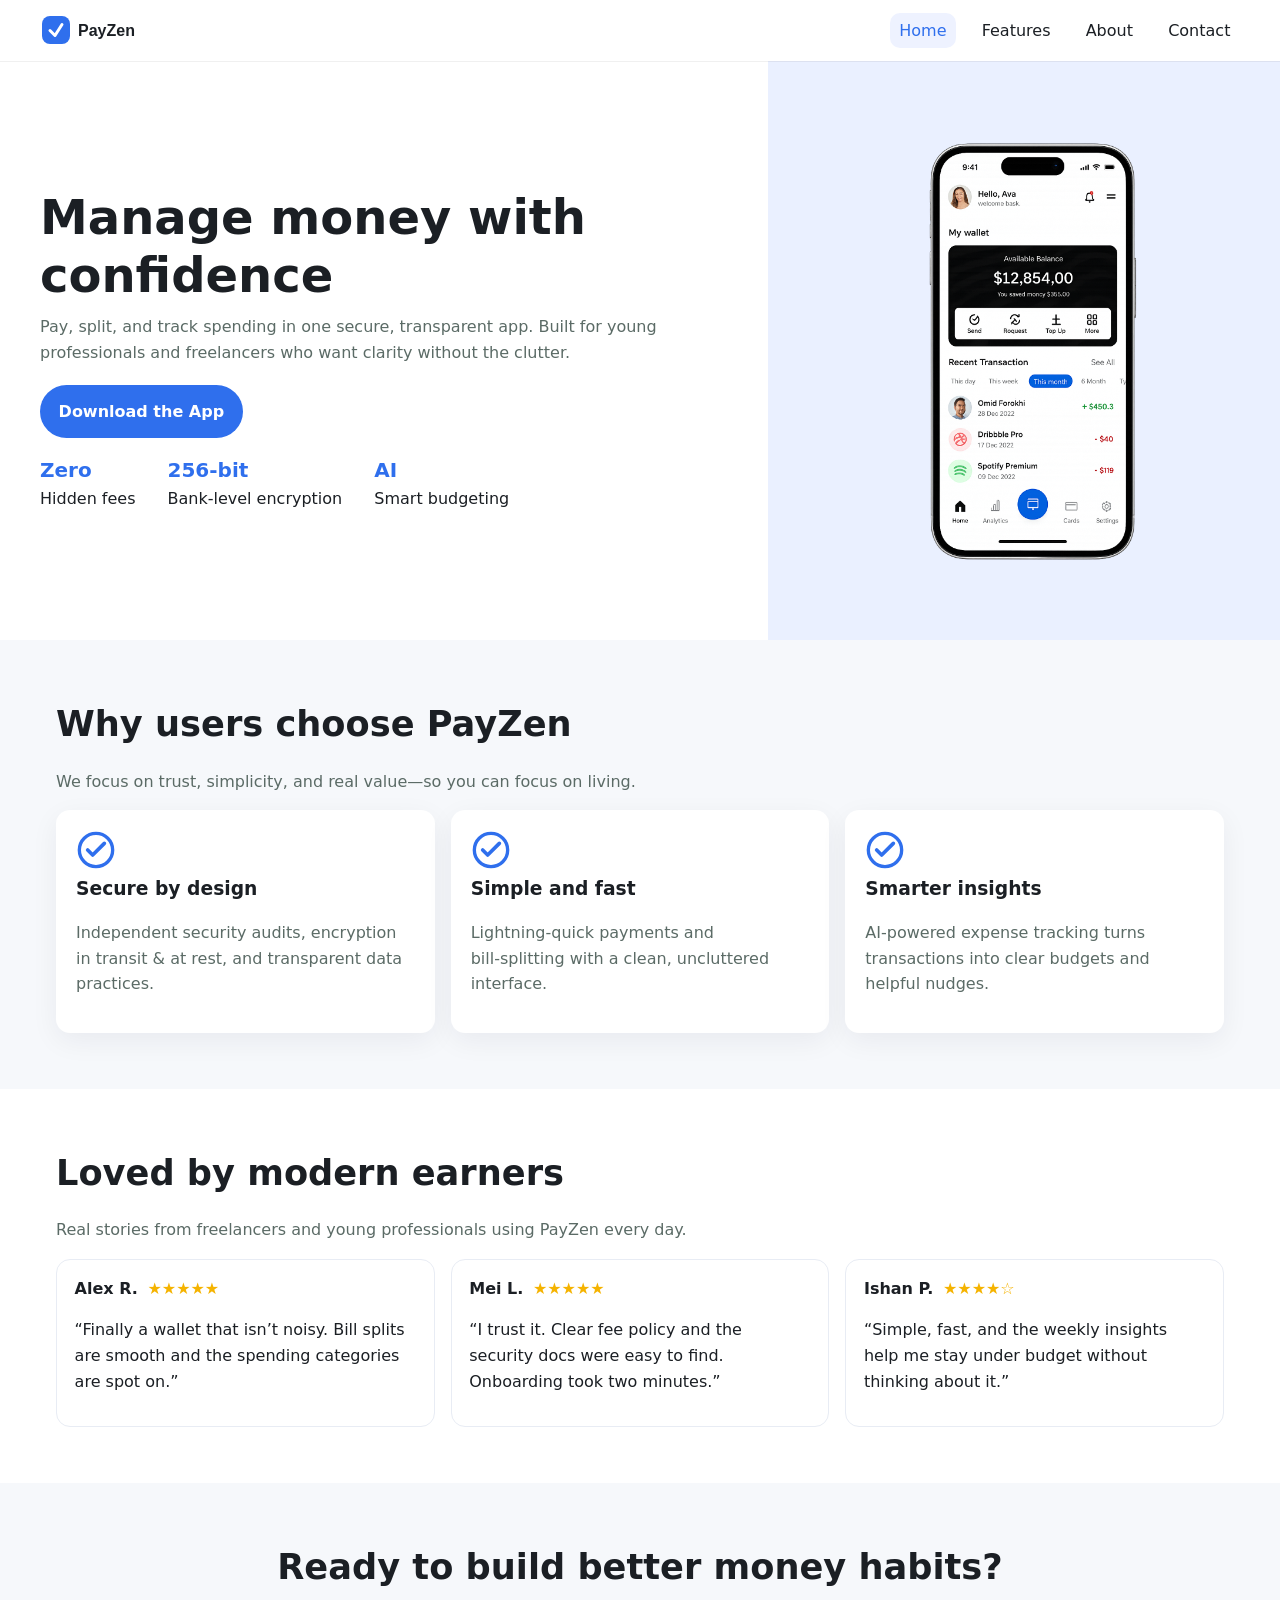
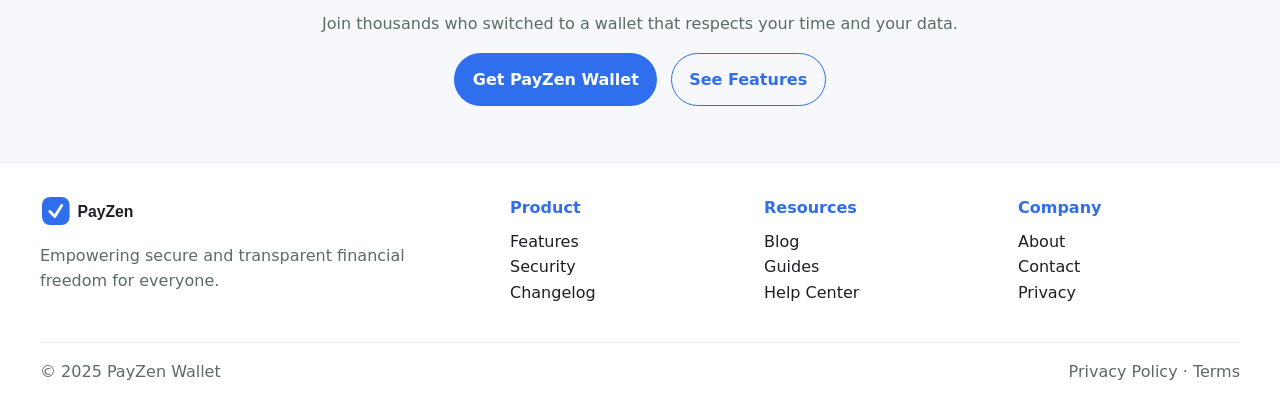
<file: index.html>
<!DOCTYPE html>
<html lang="en">
<head>
  <meta charset="UTF-8" />
  <meta name="viewport" content="width=device-width, initial-scale=1.0"/>
  <title>PayZen Wallet — Simple, Secure Digital Payments</title>
  <link rel="stylesheet" href="style.css"/>
</head>
  <!-- Google tag (gtag.js) -->
<script async src="https://www.googletagmanager.com/gtag/js?id=AW-18451226073"></script>
<script>
  window.dataLayer = window.dataLayer || [];
  function gtag(){dataLayer.push(arguments);}
  gtag('js', new Date());

  gtag('config', 'AW-18451226073');
</script>
<body>

<header class="navbar">
  <div class="container nav-container">
    <img src="images/logo.svg" alt="PayZen Wallet" class="logo"/>
    <nav>
      <ul class="nav-links">
        <li><a class="active" href="index.html">Home</a></li>
        <li><a href="features.html">Features</a></li>
        <li><a href="about.html">About</a></li>
        <li><a href="contact.html">Contact</a></li>
      </ul>
    </nav>
  </div>
</header>

<section class="hero">
  <div class="container hero-inner">
    <div>
      <h1>Manage money with confidence</h1>
      <p>
        Pay, split, and track spending in one secure, transparent app. Built for young
        professionals and freelancers who want clarity without the clutter.
      </p>
      <a class="btn btn-primary" href="#">Download the App</a>

      <div class="hero-stats">
        <div><strong>Zero</strong><span>Hidden fees</span></div>
        <div><strong>256‑bit</strong><span>Bank‑level encryption</span></div>
        <div><strong>AI</strong><span>Smart budgeting</span></div>
      </div>
    </div>
    <div>
      <img class="hero-img" src="images/hero-illustration1.png" alt="PayZen Wallet phone mock" />
    </div>
  </div>
</section>

<section class="section">
  <div class="container">
    <h2>Why users choose PayZen</h2>
    <p class="sub">We focus on trust, simplicity, and real value—so you can focus on living.</p>

    <div class="grid-3" style="margin-top:1rem">
      <div class="card">
        <img src="images/badge.svg" width="40" height="40" alt="Secure"/>
        <h3>Secure by design</h3>
        <p>Independent security audits, encryption in transit & at rest, and transparent data practices.</p>
      </div>
      <div class="card">
        <img src="images/badge.svg" width="40" height="40" alt="Simple"/>
        <h3>Simple and fast</h3>
        <p>Lightning‑quick payments and bill‑splitting with a clean, uncluttered interface.</p>
      </div>
      <div class="card">
        <img src="images/badge.svg" width="40" height="40" alt="Insights"/>
        <h3>Smarter insights</h3>
        <p>AI‑powered expense tracking turns transactions into clear budgets and helpful nudges.</p>
      </div>
    </div>
  </div>
</section>

<section class="section tst">
  <div class="container">
    <h2>Loved by modern earners</h2>
    <p class="sub">Real stories from freelancers and young professionals using PayZen every day.</p>
    <div class="tst-grid" style="margin-top:1rem">
      <article class="tcard"><div class="name">Alex R. <span class="stars">★★★★★</span></div><p>“Finally a wallet that isn’t noisy. Bill splits are smooth and the spending categories are spot on.”</p></article>
      <article class="tcard"><div class="name">Mei L. <span class="stars">★★★★★</span></div><p>“I trust it. Clear fee policy and the security docs were easy to find. Onboarding took two minutes.”</p></article>
      <article class="tcard"><div class="name">Ishan P. <span class="stars">★★★★☆</span></div><p>“Simple, fast, and the weekly insights help me stay under budget without thinking about it.”</p></article>
    </div>
  </div>
</section>

<section class="section" style="text-align:center">
  <div class="container">
    <h2>Ready to build better money habits?</h2>
    <p class="sub" style="margin-inline:auto">Join thousands who switched to a wallet that respects your time and your data.</p>
    <div style="margin-top:1rem">
      <a class="btn btn-primary" href="#">Get PayZen Wallet</a>
      <a class="btn btn-ghost" href="features.html" style="margin-left:.5rem">See Features</a>
    </div>
  </div>
</section>

<footer class="footer">
  <div class="container footer-inner">
    <div class="footer-brand">
      <img src="images/logo.svg" class="footer-logo" alt="PayZen"/>
      <p>Empowering secure and transparent financial freedom for everyone.</p>
    </div>
    <div class="footer-links">
      <div>
        <h4>Product</h4>
        <a href="features.html">Features</a><br/>
        <a href="#">Security</a><br/>
        <a href="#">Changelog</a>
      </div>
      <div>
        <h4>Resources</h4>
        <a href="#">Blog</a><br/>
        <a href="#">Guides</a><br/>
        <a href="#">Help Center</a>
      </div>
      <div>
        <h4>Company</h4>
        <a href="about.html">About</a><br/>
        <a href="contact.html">Contact</a><br/>
        <a href="#">Privacy</a>
      </div>
    </div>
  </div>
  <div class="container footer-bottom">
    <span>© 2025 PayZen Wallet</span>
    <span><a href="#" style="color:inherit; text-decoration:none">Privacy Policy</a> · <a href="#" style="color:inherit; text-decoration:none">Terms</a></span>
  </div>
</footer>

</body>
</html>
</file>
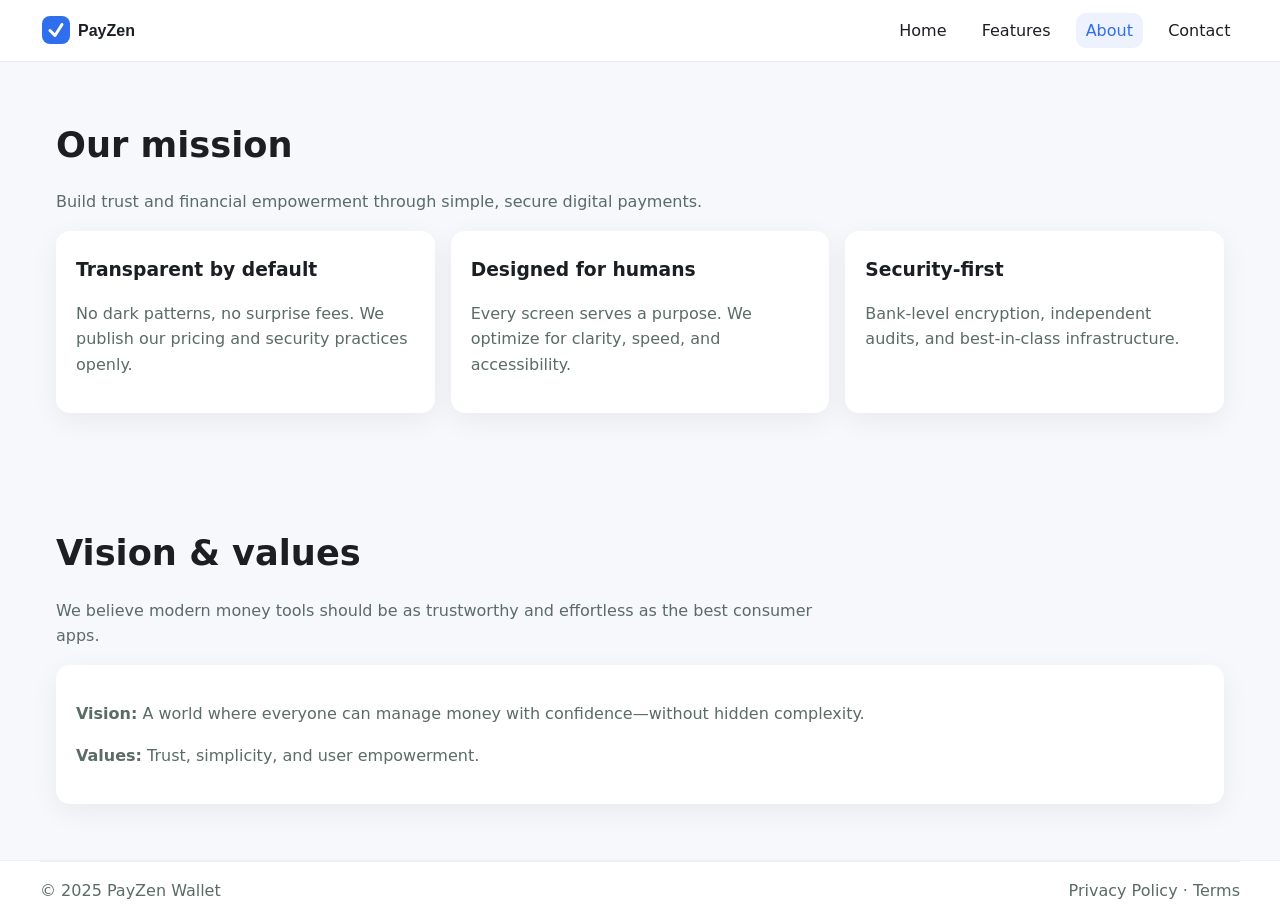
<file: about.html>
<!DOCTYPE html>
<html lang="en">
<head>
  <meta charset="UTF-8"/>
  <meta name="viewport" content="width=device-width, initial-scale=1.0"/>
  <title>About — PayZen Wallet</title>
  <link rel="stylesheet" href="style.css"/>
  <!-- Google tag (gtag.js) -->
<script async src="https://www.googletagmanager.com/gtag/js?id=AW-18451226073"></script>
<script>
  window.dataLayer = window.dataLayer || [];
  function gtag(){dataLayer.push(arguments);}
  gtag('js', new Date());

  gtag('config', 'AW-18451226073');
</script>
</head>
<body>
<header class="navbar">
  <div class="container nav-container">
    <img src="images/logo.svg" alt="PayZen Wallet" class="logo"/>
    <nav>
      <ul class="nav-links">
        <li><a href="index.html">Home</a></li>
        <li><a href="features.html">Features</a></li>
        <li><a class="active" href="about.html">About</a></li>
        <li><a href="contact.html">Contact</a></li>
      </ul>
    </nav>
  </div>
</header>

<section class="section">
  <div class="container">
    <h2>Our mission</h2>
    <p class="sub">Build trust and financial empowerment through simple, secure digital payments.</p>

    <div class="grid-3" style="margin-top:1rem">
      <div class="card">
        <h3>Transparent by default</h3>
        <p>No dark patterns, no surprise fees. We publish our pricing and security practices openly.</p>
      </div>
      <div class="card">
        <h3>Designed for humans</h3>
        <p>Every screen serves a purpose. We optimize for clarity, speed, and accessibility.</p>
      </div>
      <div class="card">
        <h3>Security-first</h3>
        <p>Bank‑level encryption, independent audits, and best-in-class infrastructure.</p>
      </div>
    </div>
  </div>
</section>

<section class="section">
  <div class="container">
    <h2>Vision & values</h2>
    <p class="sub">We believe modern money tools should be as trustworthy and effortless as the best consumer apps.</p>

    <div class="card" style="margin-top:1rem">
      <p><strong>Vision:</strong> A world where everyone can manage money with confidence—without hidden complexity.</p>
      <p><strong>Values:</strong> Trust, simplicity, and user empowerment.</p>
    </div>
  </div>
</section>

<footer class="footer">
  <div class="container footer-bottom">
    <span>© 2025 PayZen Wallet</span>
    <span><a href="#" style="color:inherit; text-decoration:none">Privacy Policy</a> · <a href="#" style="color:inherit; text-decoration:none">Terms</a></span>
  </div>
</footer>
</body>
</html>
</file>
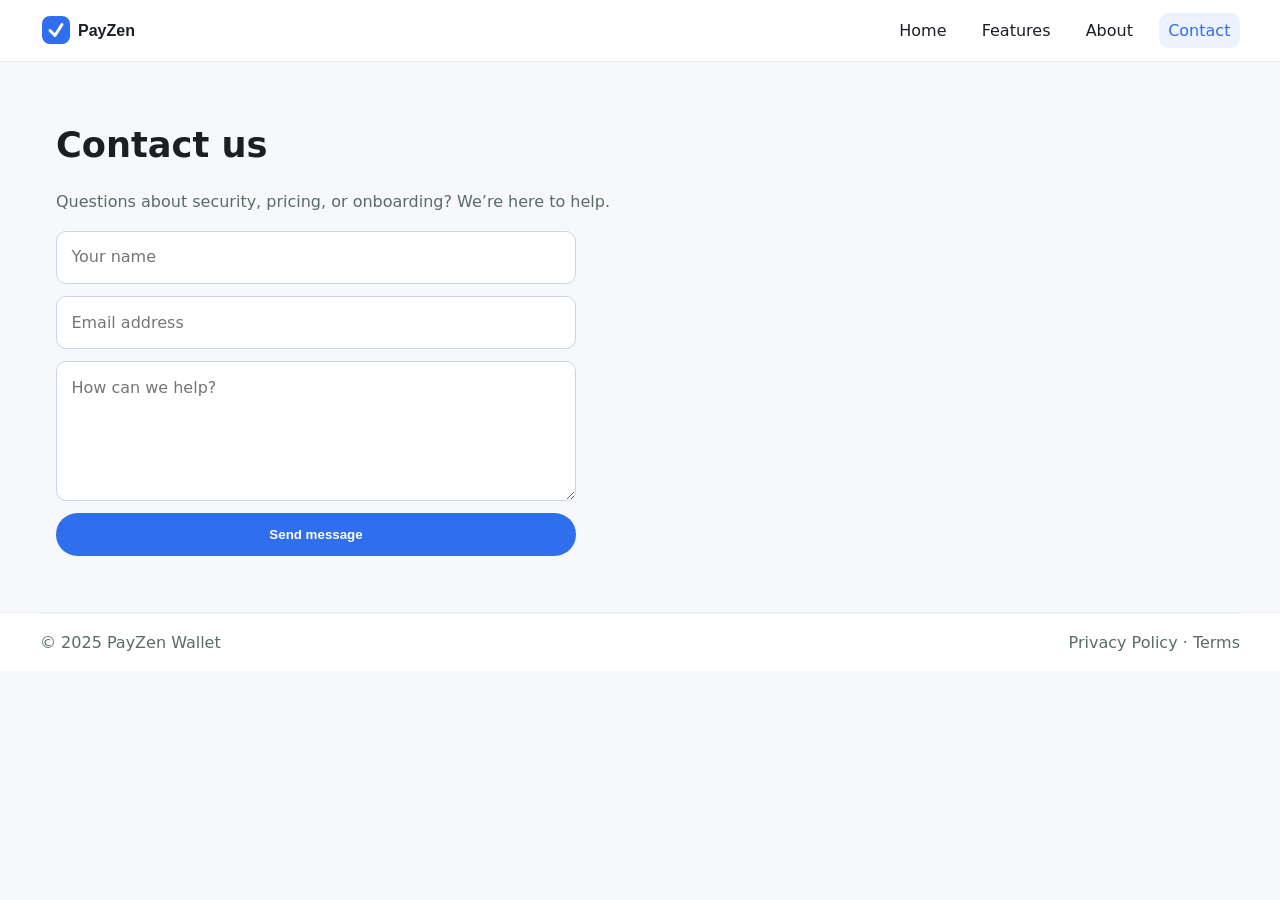
<file: contact.html>
<!DOCTYPE html>
<html lang="en">
<head>
  <meta charset="UTF-8"/>
  <meta name="viewport" content="width=device-width, initial-scale=1.0"/>
  <title>Contact — PayZen Wallet</title>
  <link rel="stylesheet" href="style.css"/>
  <!-- Google tag (gtag.js) -->
<script async src="https://www.googletagmanager.com/gtag/js?id=AW-18451226073"></script>
<script>
  window.dataLayer = window.dataLayer || [];
  function gtag(){dataLayer.push(arguments);}
  gtag('js', new Date());

  gtag('config', 'AW-18451226073');
</script>
</head>
<body>
<header class="navbar">
  <div class="container nav-container">
    <img src="images/logo.svg" alt="PayZen Wallet" class="logo"/>
    <nav>
      <ul class="nav-links">
        <li><a href="index.html">Home</a></li>
        <li><a href="features.html">Features</a></li>
        <li><a href="about.html">About</a></li>
        <li><a class="active" href="contact.html">Contact</a></li>
      </ul>
    </nav>
  </div>
</header>

<section class="section">
  <div class="container">
    <h2>Contact us</h2>
    <p class="sub">Questions about security, pricing, or onboarding? We’re here to help.</p>

    <form class="form" onsubmit="event.preventDefault(); alert('Thanks! We will reply shortly.');">
      <input class="input" type="text" name="name" placeholder="Your name" required/>
      <input class="input" type="email" name="email" placeholder="Email address" required/>
      <textarea name="message" placeholder="How can we help?" required></textarea>
      <button class="btn btn-primary" type="submit">Send message</button>
    </form>
  </div>
</section>

<footer class="footer">
  <div class="container footer-bottom">
    <span>© 2025 PayZen Wallet</span>
    <span><a href="#" style="color:inherit; text-decoration:none">Privacy Policy</a> · <a href="#" style="color:inherit; text-decoration:none">Terms</a></span>
  </div>
</footer>
</body>
</html>
</file>
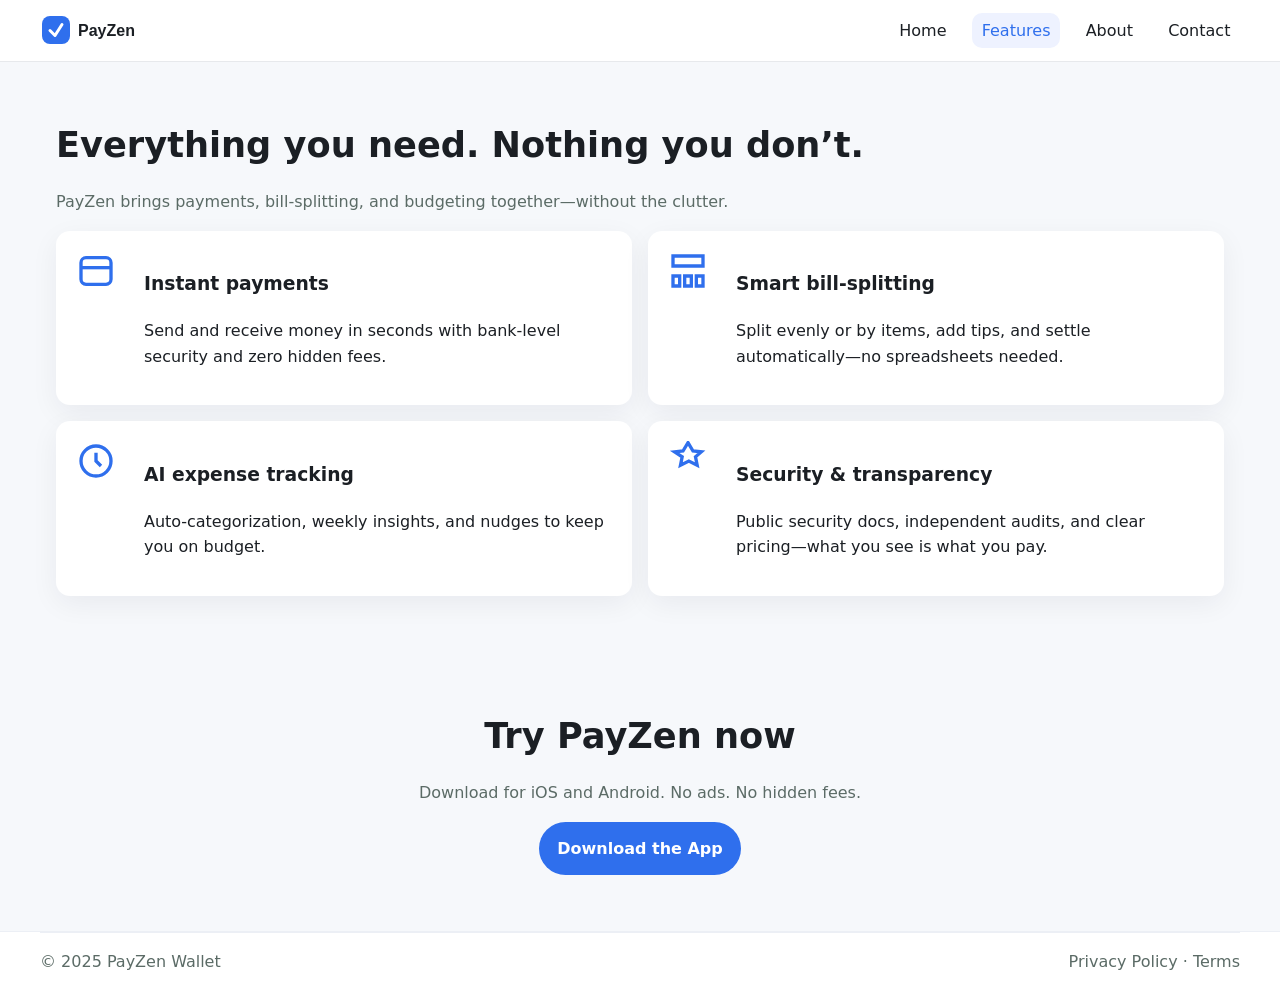
<file: features.html>
<!DOCTYPE html>
<html lang="en">
<head>
  <meta charset="UTF-8"/>
  <meta name="viewport" content="width=device-width, initial-scale=1.0"/>
  <title>Features — PayZen Wallet</title>
  <link rel="stylesheet" href="style.css"/>
  <!-- Google tag (gtag.js) -->
<script async src="https://www.googletagmanager.com/gtag/js?id=AW-18451226073"></script>
<script>
  window.dataLayer = window.dataLayer || [];
  function gtag(){dataLayer.push(arguments);}
  gtag('js', new Date());

  gtag('config', 'AW-18451226073');
</script>
</head>
<body>
<header class="navbar">
  <div class="container nav-container">
    <img src="images/logo.svg" alt="PayZen Wallet" class="logo"/>
    <nav>
      <ul class="nav-links">
        <li><a href="index.html">Home</a></li>
        <li><a class="active" href="features.html">Features</a></li>
        <li><a href="about.html">About</a></li>
        <li><a href="contact.html">Contact</a></li>
      </ul>
    </nav>
  </div>
</header>

<section class="section">
  <div class="container">
    <h2>Everything you need. Nothing you don’t.</h2>
    <p class="sub">PayZen brings payments, bill‑splitting, and budgeting together—without the clutter.</p>

    <div class="features-row" style="margin-top:1rem">
      <div class="feature">
        <svg viewBox="0 0 24 24" fill="none" stroke="currentColor" stroke-width="2">
          <rect x="3" y="4" width="18" height="16" rx="3"></rect>
          <path d="M3 10h18"></path>
        </svg>
        <div><h3>Instant payments</h3><p>Send and receive money in seconds with bank‑level security and zero hidden fees.</p></div>
      </div>
      <div class="feature">
        <svg viewBox="0 0 24 24" fill="none" stroke="currentColor" stroke-width="2">
          <path d="M3 3h18v6H3zM7 21H3v-6h4zm7 0H10v-6h4zm7 0h-4v-6h4z"></path>
        </svg>
        <div><h3>Smart bill‑splitting</h3><p>Split evenly or by items, add tips, and settle automatically—no spreadsheets needed.</p></div>
      </div>
      <div class="feature">
        <svg viewBox="0 0 24 24" fill="none" stroke="currentColor" stroke-width="2">
          <path d="M3 12a9 9 0 1 0 18 0 9 9 0 1 0-18 0z"></path>
          <path d="M12 7v5l3 3"></path>
        </svg>
        <div><h3>AI expense tracking</h3><p>Auto‑categorization, weekly insights, and nudges to keep you on budget.</p></div>
      </div>
      <div class="feature">
        <svg viewBox="0 0 24 24" fill="none" stroke="currentColor" stroke-width="2">
          <path d="M12 1l3 5 5 .5-3.5 3 1 5-5-2.5-5 2.5 1-5L4 6.5 9 6z"></path>
        </svg>
        <div><h3>Security & transparency</h3><p>Public security docs, independent audits, and clear pricing—what you see is what you pay.</p></div>
      </div>
    </div>
  </div>
</section>

<section class="section" style="text-align:center">
  <div class="container">
    <h2>Try PayZen now</h2>
    <p class="sub" style="margin-inline:auto">Download for iOS and Android. No ads. No hidden fees.</p>
    <a class="btn btn-primary" href="#">Download the App</a>
  </div>
</section>

<footer class="footer">
  <div class="container footer-bottom">
    <span>© 2025 PayZen Wallet</span>
    <span><a href="#" style="color:inherit; text-decoration:none">Privacy Policy</a> · <a href="#" style="color:inherit; text-decoration:none">Terms</a></span>
  </div>
</footer>
</body>
</html>
</file>
<file: style.css>
:root {
  --primary: #2F6FED;
  /* PayZen Blue */
  --primary-600: #2356c0;
  --ink: #1b1f24;
  --muted: #5b6b66;
  --bg: #F6F8FB;
  --card: #ffffff;
  --radius: 14px;
  --shadow: 0 8px 28px rgba(2, 12, 55, .06);
  --container: 1200px;
}

* {
  box-sizing: border-box;
}

html,
body {
  height: 100%;
}

body {
  margin: 0;
  font-family: Inter, system-ui, -apple-system, Segoe UI, Roboto, Helvetica, Arial, "Apple Color Emoji", "Segoe UI Emoji", "Segoe UI Symbol", sans-serif;
  color: var(--ink);
  background: var(--bg);
  -webkit-font-smoothing: antialiased;
  -moz-osx-font-smoothing: grayscale;
  line-height: 1.6;
}

img,
svg {
  display: block;
  max-width: 100%;
  height: auto;
}

.container {
  max-width: var(--container);
  padding: 0 1rem;
  margin-inline: auto;
}

/* Header */
.navbar {
  position: sticky;
  top: 0;
  z-index: 50;
  background: #fff;
  box-shadow: 0 1px 0 rgba(0, 0, 0, .06);
}

.navbar .nav-container {
  display: flex;
  align-items: center;
  justify-content: space-between;
  padding: .9rem 0;
}

.logo {
  width: 132px;
  height: 32px;
}

.nav-links {
  list-style: none;
  display: flex;
  gap: 1rem;
  padding: 0;
  margin: 0;
}

.nav-links a {
  text-decoration: none;
  color: var(--ink);
  padding: .5rem .6rem;
  border-radius: 10px;
}

.nav-links a:hover,
.nav-links a.active {
  background: #eef2ff;
  color: var(--primary);
}

/* Buttons */
.btn {
  display: inline-flex;
  align-items: center;
  justify-content: center;
  gap: .5rem;
  padding: .8rem 1.1rem;
  border-radius: 999px;
  border: 1px solid transparent;
  font-weight: 600;
  cursor: pointer;
  text-decoration: none;
}

.btn-primary {
  background: var(--primary);
  color: #fff;
}

.btn-primary:hover {
  background: var(--primary-600);
  filter: none;
}

.btn-ghost {
  background: transparent;
  border-color: var(--primary);
  color: var(--primary);
}

.btn-ghost:hover {
  background: #eef2ff;
}

/* Hero */
.hero {
  background: linear-gradient(90deg, #ffffff 0%, #ffffff 60%, #eaf0ff 60%, #eaf0ff 100%);
}

.hero-inner {
  display: grid;
  gap: 2rem;
  grid-template-columns: 1.1fr .9fr;
  align-items: center;
  padding: clamp(2.5rem, 6vw, 5rem) 0;
}

.hero h1 {
  font-size: clamp(2rem, 4vw, 3rem);
  line-height: 1.2;
  margin: 0 0 .6rem;
}

.hero p {
  color: var(--muted);
  margin: 0 0 1.25rem;
}

.hero-stats {
  display: flex;
  gap: 2rem;
  flex-wrap: wrap;
  margin-top: 1rem;
 
}

.hero-stats strong {
  display: block;
  font-size: 1.25rem;
  color: var(--primary);
   
}

.hero-img {
  width: min(380px, 48vw);
  width: 230px;
  height: auto;
  margin-inline: auto;
  margin-right: 5.7rem;
  /* border: 1px solid red; */
  /* max-height: 200px ; */
}


/* Sections */
.section {
  padding: clamp(2.2rem, 6vw, 3.5rem) 0;
}

.section h2 {
  font-size: clamp(1.6rem, 3vw, 2.2rem);
  margin: 0 0 .75rem;
}

.section .sub {
  color: var(--muted);
  max-width: 760px;
}

.grid-3 {
  display: grid;
  gap: 1rem;
  grid-template-columns: 1fr;
}

@media (min-width: 860px) {
  .grid-3 {
    grid-template-columns: repeat(3, 1fr);
  }
}

.card {
  background: var(--card);
  border-radius: var(--radius);
  box-shadow: var(--shadow);
  padding: 1.25rem;
}

.card h3 {
  margin: .25rem 0 .35rem;
}

.card p {
  color: var(--muted);
}

/* Features list */
.features-row {
  display: grid;
  gap: 1rem;
  grid-template-columns: 1fr;
}

@media (min-width: 980px) {
  .features-row {
    grid-template-columns: 1fr 1fr;
  }
}

.feature {
  background: var(--card);
  border-radius: var(--radius);
  box-shadow: var(--shadow);
  padding: 1.25rem;
  display: grid;
  grid-template-columns: 52px 1fr;
  gap: 1rem;
}

.feature svg {
  width: 40px;
  height: 40px;
  color: var(--primary);
}

/* Testimonials minimal */
.tst {
  background: #fff;
}

.tst-grid {
  display: grid;
  gap: 1rem;
  grid-template-columns: 1fr;
}

@media (min-width: 980px) {
  .tst-grid {
    grid-template-columns: repeat(3, 1fr);
  }
}

.tcard {
  background: var(--card);
  border: 1px solid #e8ecf4;
  border-radius: var(--radius);
  padding: 1rem 1.1rem;
}

.tcard .name {
  font-weight: 700;
}

.tcard .stars {
  color: #f5b300;
  margin-left: .25rem;
}

/* Footer modern */
.footer {
  background: #fff;
  border-top: 1px solid #eceff5;
}

.footer-inner {
  display: grid;
  gap: 2rem;
  grid-template-columns: 1fr;
  padding: 2rem 0;
}

@media (min-width: 920px) {
  .footer-inner {
    grid-template-columns: 1.2fr 2fr;
  }
}

.footer-brand p {
  color: var(--muted);
  max-width: 420px;
}

.footer-logo {
  width: 130px;
  margin-bottom: .75rem;
}

.footer-links {
  display: grid;
  grid-template-columns: repeat(auto-fit, minmax(140px, 1fr));
  gap: 1.25rem 2rem;
}

.footer-links h4 {
  margin: 0 0 .5rem;
  color: var(--primary);
}

.footer-links a {
  color: var(--ink);
  text-decoration: none;
}

.footer-links a:hover {
  color: var(--primary);
}

.footer-bottom {
  border-top: 1px solid #eceff5;
  padding: 1rem 0;
  color: var(--muted);
  display: flex;
  gap: .75rem;
  justify-content: space-between;
  flex-wrap: wrap;
}

/* Forms */
.form {
  display: grid;
  gap: .75rem;
  max-width: 520px;
}

.input,
textarea {
  width: 100%;
  padding: .8rem .9rem;
  border: 1px solid #cbd5e1;
  border-radius: 10px;
  font: inherit;
  background: #fff;
}

.input:focus,
textarea:focus {
  outline: 2px solid #bcd1ff;
  border-color: #bcd1ff;
}

textarea {
  min-height: 140px;
  resize: vertical;
}

/* Responsive hero stack */
@media (max-width: 900px) {
  .hero-inner {
    grid-template-columns: 1fr;
    text-align: left;
  }

  .hero {
    background: #ffffff;
  }

  .hero-img {
    width: min(460px, 80vw);
  }
}
</file>
